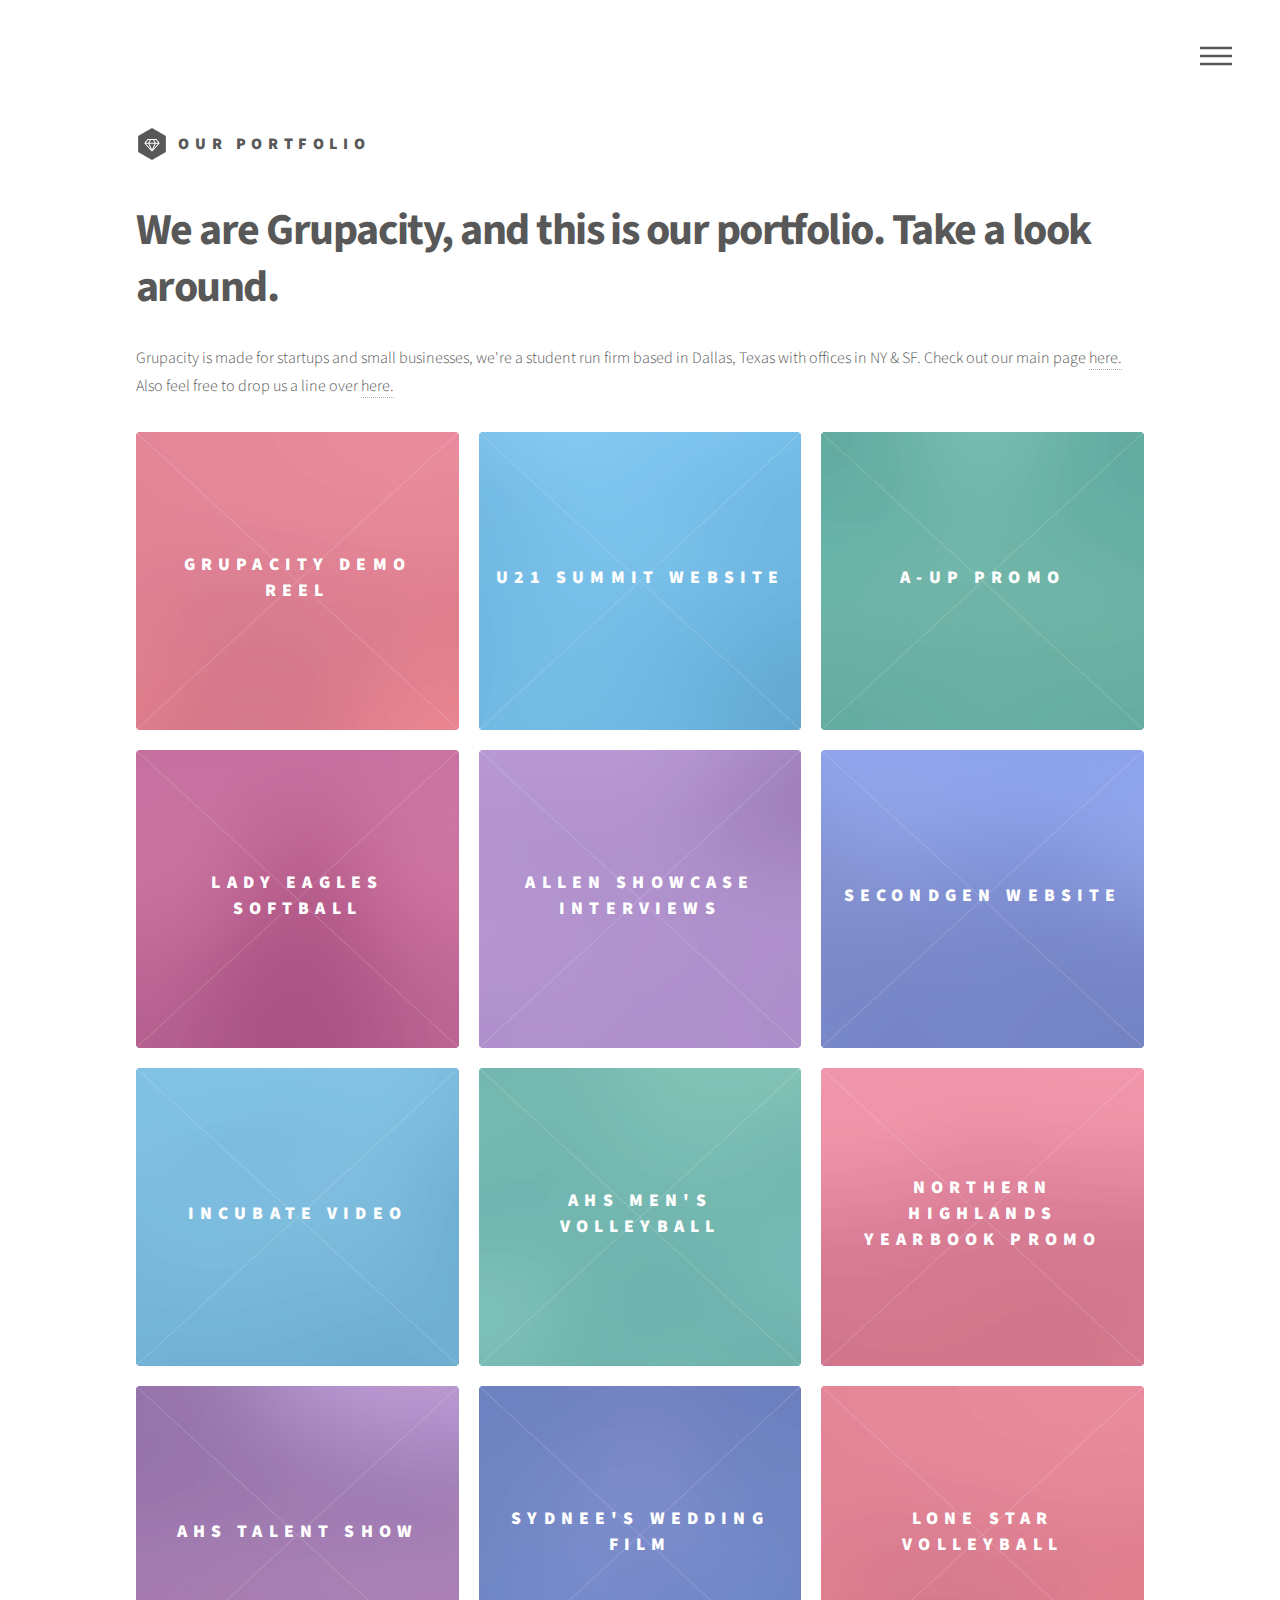
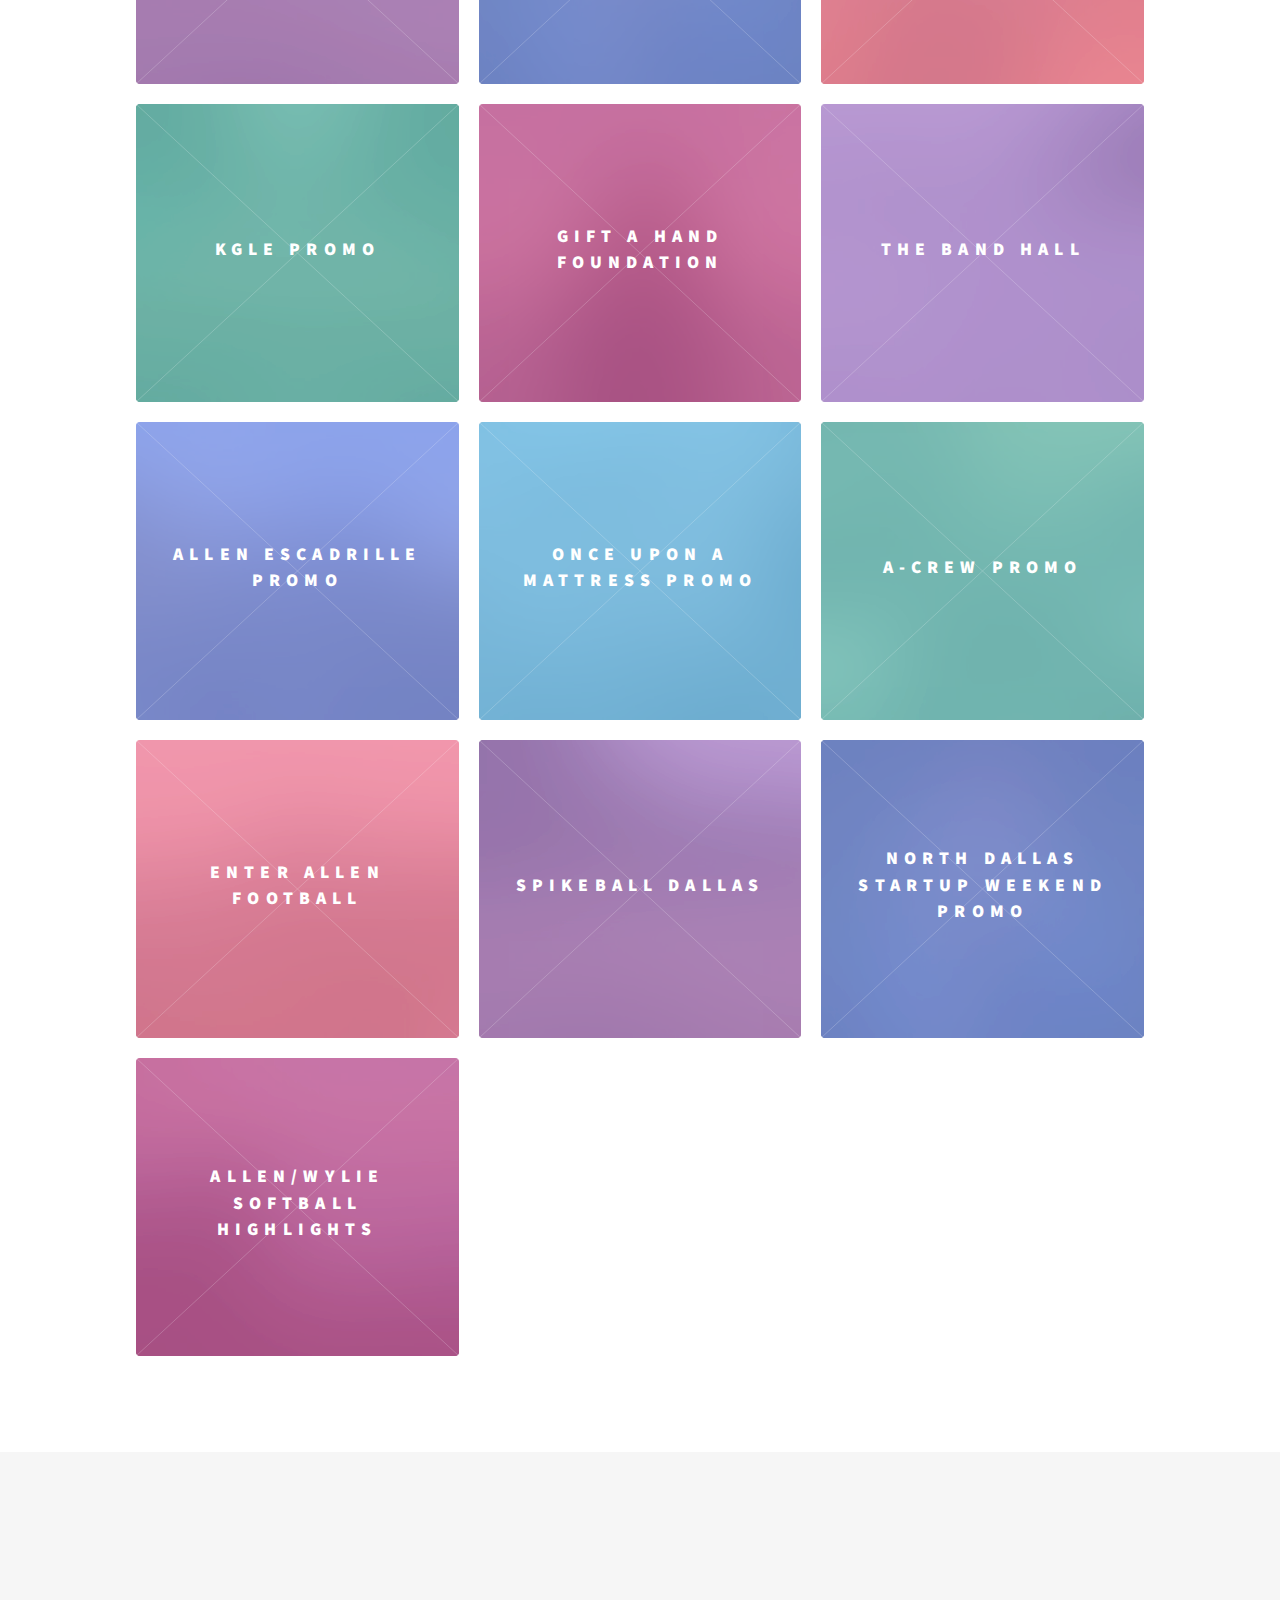
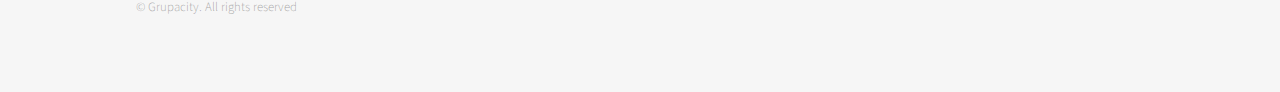
<file: portfolio/portfolio.html>
<!DOCTYPE HTML>
<!--
	Phantom by HTML5 UP
	html5up.net | @ajlkn
	Free for personal and commercial use under the CCA 3.0 license (html5up.net/license)
-->
<html>
	<head>
		<title>Gruapcity Portfolio</title>
		<meta charset="utf-8" />
		<meta name="viewport" content="width=device-width, initial-scale=1" />
		<!--[if lte IE 8]><script src="assets/js/ie/html5shiv.js"></script><![endif]-->
		<link rel="stylesheet" href="assets/css/main.css" />
		<!--[if lte IE 9]><link rel="stylesheet" href="assets/css/ie9.css" /><![endif]-->
		<!--[if lte IE 8]><link rel="stylesheet" href="assets/css/ie8.css" /><![endif]-->
	</head>
	<body>
		<!-- Wrapper -->
			<div id="wrapper">

				<!-- Header -->
					<header id="header">
						<div class="inner">

							<!-- Logo -->
								<a href="../index.html" class="logo">
									<span class="symbol"><img src="images/logo.svg" alt="" /></span><span class="title">Our  Portfolio</span>
								</a>

							<!-- Nav -->
								<nav>
									<ul>
										<li><a href="#menu">Menu</a></li>
									</ul>
								</nav>

						</div>
					</header>

				<!-- Menu -->
					<nav id="menu">
						<h2>Menu</h2>
						<ul>
							<li><a href="../index.html">Home</a></li>
							<li><a href="portfolio.html">Portfolio</a></li>
						
						</ul>
					</nav>

				<!-- Main -->
					<div id="main">
						<div class="inner">
							<header>
								<h1>We are Grupacity, and this is our portfolio. Take a look around.</h1>
								<p>Grupacity is made for startups and small businesses, we're a student run firm based in Dallas, Texas with offices in NY & SF. Check out our main page <a href="https://www.grupacity.com">here.</a>   Also feel free to drop us a line over <a href="mailto:contact@grupacity.com">here.</a></p>
							</header>
							<section class="tiles">
								<article class="style1">
									<span class="image">
										<img src="images/pic01.jpg" alt="" />
									</span>
									<a href="https://www.youtube.com/watch?v=4xqqZ8KJ_CU" target="_blank">
										<h2>Grupacity Demo Reel</h2>
										<div class="content">
											<p>Over the last few years this video showcases work from many of our team members.</p>
										</div>
									</a>
								</article>
								<article class="style2">
									<span class="image">
										<img src="images/pic02.jpg" alt="" />
									</span>
									<a href="http://u21summit.com/" target="_blank">
										<h2>U21 Summit Website</h2>
										<div class="content">
											<p>An annual summit in SF & NYC inspiring under 21 year olds.</p>
										</div>
									</a>
								</article>
								<article class="style3">
									<span class="image">
										<img src="images/pic03.jpg" alt="" />
									</span>
									<a href="https://youtu.be/4xRhBvSmwAA" target="_blank">
										<h2>A-UP Promo</h2>
										<div class="content">
											<p>Showcasing Allen ISD's spirit, the community cheers on! A-UP! </p>
										</div>
									</a>
								</article>
								<article class="style4">
									<span class="image">
										<img src="images/pic04.jpg" alt="" />
									</span>
									<a href="https://www.youtube.com/watch?v=xyLVU7slFgA" target="_blank">
										<h2>Lady Eagles Softball</h2>
										<div class="content">
											<p>Allen's preimere softball teams promo for the 2016-2017 year.</p>
										</div>
									</a>
								</article>
								<article class="style5">
									<span class="image">
										<img src="images/pic05.jpg" alt="" />
									</span>
									<a href="https://youtu.be/RhmuDhNw7aY" target="_blank">
										<h2>Allen Showcase Interviews</h2>
										<div class="content">
											<p>Showcasing 2017 started with an interesting twist, here it is.</p>
										</div>
									</a>
								</article>
								<article class="style6">
									<span class="image">
										<img src="images/pic06.jpg" alt="" />
									</span>
									<a href="secondgen.org" target="_blank">
										<h2>SecondGen Website</h2>
										<div class="content">
											<p>Re-designed from the ground up, we enabled thousands of students to access new resources.</p>
										</div>
									</a>
								</article>
								<article class="style2">
									<span class="image">
										<img src="images/pic07.jpg" alt="" />
									</span>
									<a href="https://www.youtube.com/watch?v=a8Dh679Lqbo" target="_blank">
										<h2>Incubate Video</h2>
										<div class="content">
											<p>19 cities united with one video for the 2016 series of IncubateX.</p>
										</div>
									</a>
								</article>
								<article class="style3">
									<span class="image">
										<img src="images/pic08.jpg" alt="" />
									</span>
									<a href="https://www.youtube.com/watch?v=3nr-S8w77Vw" target="_blank">
										<h2>AHS Men's Volleyball</h2>
										<div class="content">
											<p>The State Champions of Texas Men's Volleball are given something to show for themselves. </p>
										</div>
									</a>
								</article>
								<article class="style1">
									<span class="image">
										<img src="images/pic09.jpg" alt="" />
									</span>
									<a href="https://www.youtube.com/watch?v=y_FwkpbeYg0" target="_blank">
										<h2>Northern Highlands Yearbook Promo</h2>
										<div class="content">
											<p>This Apple Paradoy ignited sales for the New Jersey based school.</p>
										</div>
									</a>
								</article>
								<article class="style5">
									<span class="image">
										<img src="images/pic10.jpg" alt="" />
									</span>
									<a href="https://www.youtube.com/watch?v=iIam06yDclY" target="_blank">
										<h2>AHS Talent Show</h2>
										<div class="content">
											<p>One unforgettable night, recorded forever.</p>
										</div>
									</a>
								</article>
								<article class="style6">
									<span class="image">
										<img src="images/pic11.jpg" alt="" />
									</span>
									<a href="https://youtu.be/Mi8khfsc5K8" target="_blank">
										<h2>Sydnee's Wedding Film</h2>
										<div class="content">
											<p>There was only one chance to capture a moment, and we did right here.</p>
										</div>
									</a>
								</article>
								<article class="style1">
									<span class="image">
										<img src="images/pic01.jpg" alt="" />
									</span>
									<a href="https://www.youtube.com/watch?v=tmbgoKQxhiM" target="_blank">
										<h2>Lone Star Volleyball</h2>
										<div class="content">
											<p>Texas Volleyball. One event, thousands of memories.</p>
										</div>
									</a>
								</article>
								<article class="style3">
									<span class="image">
										<img src="images/pic03.jpg" alt="" />
									</span>
									<a href="https://www.youtube.com/watch?v=QlzQcqlL8BU" target="_blank">
										<h2>KGLE Promo</h2>
										<div class="content">
											<p>KGLE News all in 30 seconds.</p>
										</div>
									</a>
								</article>
								<article class="style4">
									<span class="image">
										<img src="images/pic04.jpg" alt="" />
									</span>
									<a href="http://www.giftinghands.org/" target="_blank">
										<h2>Gift A Hand Foundation</h2>
										<div class="content">
											<p>Prosthetics for everyone and a website to help.</p>
										</div>
									</a>
								</article>
								<article class="style5">
									<span class="image">
										<img src="images/pic05.jpg" alt="" />
									</span>
									<a href="https://youtu.be/4PBaAr7b24w" target="_blank">
										<h2>The Band Hall</h2>
										<div class="content">
											<p>A comedic paradoy of the office for the 2017 band banquet.</p>
										</div>
									</a>
								</article>
								<article class="style6">
									<span class="image">
										<img src="images/pic06.jpg" alt="" />
									</span>
									<a href="https://www.youtube.com/watch?v=fTU0TUzxNQQ" target="_blank">
										<h2>Allen Escadrille Promo</h2>
										<div class="content">
											<p>AHS has the largest band in the world and has a video to match.</p>
										</div>
									</a>
								</article>
								<article class="style2">
									<span class="image">
										<img src="images/pic07.jpg" alt="" />
									</span>
									<a href="https://youtu.be/BAcEhYG_NYI" target="_blank">
										<h2>Once Upon A Mattress Promo</h2>
										<div class="content">
											<p>The Performing Arts Center's Annual student play all in preparation for an amazing opening night.</p>
										</div>
									</a>
								</article>
								<article class="style3">
									<span class="image">
										<img src="images/pic08.jpg" alt="" />
									</span>
									<a href="https://www.youtube.com/watch?v=p0j6Kd6oFtQ" target="_blank">
										<h2>A-Crew Promo</h2>
										<div class="content">
											<p>Spirt is ignited from A-Crew and we wanted to show our appreciation.</p>
										</div>
									</a>
								</article>
								<article class="style1">
									<span class="image">
										<img src="images/pic09.jpg" alt="" />
									</span>
									<a href="https://www.youtube.com/watch?v=H_RQnudm8Is" target="_blank">
										<h2>Enter Allen Football</h2>
										<div class="content">
											<p>The top team in the country, so we thought they needed an equaly badass video.</p>
										</div>
									</a>
								</article>
								<article class="style5">
									<span class="image">
										<img src="images/pic10.jpg" alt="" />
									</span>
									<a href="https://www.youtube.com/watch?v=zXV6H6f8zT0" target="_blank">
										<h2>Spikeball Dallas</h2>
										<div class="content">
											<p>From Canada, brought to Texas. Showcasing a new sport and how you can get involved.</p>
										</div>
									</a>
								</article>
								<article class="style6">
									<span class="image">
										<img src="images/pic11.jpg" alt="" />
									</span>
									<a href="ghttps://www.youtube.com/watch?v=9yqRsPOjmBQ" target="_blank">
										<h2>North Dallas Startup Weekend Promo</h2>
										<div class="content">
											<p>The 2015 event ignited to launch numerous companies and develop lasting relationships.</p>
										</div>
									</a>
								</article>
								<article class="style4">
									<span class="image">
										<img src="images/pic12.jpg" alt="" />
									</span>
									<a href="https://www.youtube.com/watch?v=czdh99LGXWo" target="_blank">
										<h2>Allen/Wylie Softball Highlights</h2>
										<div class="content">
											<p>Just a recap of an incredible game.</p>
										</div>
									</a>
								</article>
							</section>
						</div>
					</div>

				<!-- Footer -->
					<footer id="footer">
						<div class="inner">
					
							
							<ul class="copyright">
								<li>&copy; Grupacity. All rights reserved</li>
							</ul>
						</div>
					</footer>

			</div>

		<!-- Scripts -->
			<script src="assets/js/jquery.min.js"></script>
			<script src="assets/js/skel.min.js"></script>
			<script src="assets/js/util.js"></script>
			<!--[if lte IE 8]><script src="assets/js/ie/respond.min.js"></script><![endif]-->
			<script src="assets/js/main.js"></script>

	</body>
</html>
</file>
<file: portfolio/assets/css/ie9.css>
/*
	Phantom by HTML5 UP
	html5up.net | @ajlkn
	Free for personal and commercial use under the CCA 3.0 license (html5up.net/license)
*/

/* Tiles */

	.tiles:after {
		content: '';
		display: block;
		clear: both;
	}

	.tiles article {
		float: left;
	}

		.tiles article > a {
			padding-top: 50%;
			margin-top: -1.75em;
		}

		body:not(.is-touch) .tiles article:hover > .image {
			-moz-transform: none;
			-webkit-transform: none;
			-ms-transform: none;
			transform: none;
		}

/* Footer */

	#footer > .inner section {
		float: left;
	}

	#footer > .inner .copyright {
		clear: both;
		padding-top: 4em;
	}
</file>
<file: portfolio/assets/css/ie8.css>
/*
	Phantom by HTML5 UP
	html5up.net | @ajlkn
	Free for personal and commercial use under the CCA 3.0 license (html5up.net/license)
*/

/* Form */

	form .field {
		float: none !important;
		width: 100% !important;
		padding-left: 0 !important;
	}

/* Button */

	input[type="submit"],
	input[type="reset"],
	input[type="button"],
	button,
	.button {
		border: solid 2px #585858 !important;
	}

		input[type="submit"]:hover,
		input[type="reset"]:hover,
		input[type="button"]:hover,
		button:hover,
		.button:hover {
			border-color: #f2849e !important;
		}

		input[type="submit"].special,
		input[type="reset"].special,
		input[type="button"].special,
		button.special,
		.button.special {
			border: none !important;
		}

/* Tiles */

	.tiles article > .image:before, .tiles article > .image:after {
		display: none;
	}

/* Header */

	#header .logo .symbol {
		display: none;
	}

	#header nav ul li a[href="#menu"] {
		text-indent: 0;
		width: auto;
		font-size: 0.8em;
	}

		#header nav ul li a[href="#menu"]:before, #header nav ul li a[href="#menu"]:after {
			display: none;
		}

/* Footer */

	#footer > .inner section {
		width: 50%;
		margin-left: 3em;
	}

		#footer > .inner section:first-child {
			margin-left: 0;
			width: 40%;
		}
</file>
<file: portfolio/assets/css/main.css>
@import url(font-awesome.min.css);
@import url("https://fonts.googleapis.com/css?family=Source+Sans+Pro:300,700,900");

/*
	Phantom by HTML5 UP
	html5up.net | @ajlkn
	Free for personal and commercial use under the CCA 3.0 license (html5up.net/license)
*/

/* Reset */

	html, body, div, span, applet, object, iframe, h1, h2, h3, h4, h5, h6, p, blockquote, pre, a, abbr, acronym, address, big, cite, code, del, dfn, em, img, ins, kbd, q, s, samp, small, strike, strong, sub, sup, tt, var, b, u, i, center, dl, dt, dd, ol, ul, li, fieldset, form, label, legend, table, caption, tbody, tfoot, thead, tr, th, td, article, aside, canvas, details, embed, figure, figcaption, footer, header, hgroup, menu, nav, output, ruby, section, summary, time, mark, audio, video {
		margin: 0;
		padding: 0;
		border: 0;
		font-size: 100%;
		font: inherit;
		vertical-align: baseline;
	}

	article, aside, details, figcaption, figure, footer, header, hgroup, menu, nav, section {
		display: block;
	}

	body {
		line-height: 1;
	}

	ol, ul {
		list-style: none;
	}

	blockquote, q {
		quotes: none;
	}

	blockquote:before, blockquote:after, q:before, q:after {
		content: '';
		content: none;
	}

	table {
		border-collapse: collapse;
		border-spacing: 0;
	}

	body {
		-webkit-text-size-adjust: none;
	}

/* Box Model */

	*, *:before, *:after {
		-moz-box-sizing: border-box;
		-webkit-box-sizing: border-box;
		box-sizing: border-box;
	}

/* Grid */

	.row {
		border-bottom: solid 1px transparent;
		-moz-box-sizing: border-box;
		-webkit-box-sizing: border-box;
		box-sizing: border-box;
	}

	.row > * {
		float: left;
		-moz-box-sizing: border-box;
		-webkit-box-sizing: border-box;
		box-sizing: border-box;
	}

	.row:after, .row:before {
		content: '';
		display: block;
		clear: both;
		height: 0;
	}

	.row.uniform > * > :first-child {
		margin-top: 0;
	}

	.row.uniform > * > :last-child {
		margin-bottom: 0;
	}

	.row.\30 \25 > * {
		padding: 0 0 0 0em;
	}

	.row.\30 \25 {
		margin: 0 0 -1px 0em;
	}

	.row.uniform.\30 \25 > * {
		padding: 0em 0 0 0em;
	}

	.row.uniform.\30 \25 {
		margin: 0em 0 -1px 0em;
	}

	.row > * {
		padding: 0 0 0 2em;
	}

	.row {
		margin: 0 0 -1px -2em;
	}

	.row.uniform > * {
		padding: 2em 0 0 2em;
	}

	.row.uniform {
		margin: -2em 0 -1px -2em;
	}

	.row.\32 00\25 > * {
		padding: 0 0 0 4em;
	}

	.row.\32 00\25 {
		margin: 0 0 -1px -4em;
	}

	.row.uniform.\32 00\25 > * {
		padding: 4em 0 0 4em;
	}

	.row.uniform.\32 00\25 {
		margin: -4em 0 -1px -4em;
	}

	.row.\31 50\25 > * {
		padding: 0 0 0 3em;
	}

	.row.\31 50\25 {
		margin: 0 0 -1px -3em;
	}

	.row.uniform.\31 50\25 > * {
		padding: 3em 0 0 3em;
	}

	.row.uniform.\31 50\25 {
		margin: -3em 0 -1px -3em;
	}

	.row.\35 0\25 > * {
		padding: 0 0 0 1em;
	}

	.row.\35 0\25 {
		margin: 0 0 -1px -1em;
	}

	.row.uniform.\35 0\25 > * {
		padding: 1em 0 0 1em;
	}

	.row.uniform.\35 0\25 {
		margin: -1em 0 -1px -1em;
	}

	.row.\32 5\25 > * {
		padding: 0 0 0 0.5em;
	}

	.row.\32 5\25 {
		margin: 0 0 -1px -0.5em;
	}

	.row.uniform.\32 5\25 > * {
		padding: 0.5em 0 0 0.5em;
	}

	.row.uniform.\32 5\25 {
		margin: -0.5em 0 -1px -0.5em;
	}

	.\31 2u, .\31 2u\24 {
		width: 100%;
		clear: none;
		margin-left: 0;
	}

	.\31 1u, .\31 1u\24 {
		width: 91.6666666667%;
		clear: none;
		margin-left: 0;
	}

	.\31 0u, .\31 0u\24 {
		width: 83.3333333333%;
		clear: none;
		margin-left: 0;
	}

	.\39 u, .\39 u\24 {
		width: 75%;
		clear: none;
		margin-left: 0;
	}

	.\38 u, .\38 u\24 {
		width: 66.6666666667%;
		clear: none;
		margin-left: 0;
	}

	.\37 u, .\37 u\24 {
		width: 58.3333333333%;
		clear: none;
		margin-left: 0;
	}

	.\36 u, .\36 u\24 {
		width: 50%;
		clear: none;
		margin-left: 0;
	}

	.\35 u, .\35 u\24 {
		width: 41.6666666667%;
		clear: none;
		margin-left: 0;
	}

	.\34 u, .\34 u\24 {
		width: 33.3333333333%;
		clear: none;
		margin-left: 0;
	}

	.\33 u, .\33 u\24 {
		width: 25%;
		clear: none;
		margin-left: 0;
	}

	.\32 u, .\32 u\24 {
		width: 16.6666666667%;
		clear: none;
		margin-left: 0;
	}

	.\31 u, .\31 u\24 {
		width: 8.3333333333%;
		clear: none;
		margin-left: 0;
	}

	.\31 2u\24 + *,
	.\31 1u\24 + *,
	.\31 0u\24 + *,
	.\39 u\24 + *,
	.\38 u\24 + *,
	.\37 u\24 + *,
	.\36 u\24 + *,
	.\35 u\24 + *,
	.\34 u\24 + *,
	.\33 u\24 + *,
	.\32 u\24 + *,
	.\31 u\24 + * {
		clear: left;
	}

	.\-11u {
		margin-left: 91.66667%;
	}

	.\-10u {
		margin-left: 83.33333%;
	}

	.\-9u {
		margin-left: 75%;
	}

	.\-8u {
		margin-left: 66.66667%;
	}

	.\-7u {
		margin-left: 58.33333%;
	}

	.\-6u {
		margin-left: 50%;
	}

	.\-5u {
		margin-left: 41.66667%;
	}

	.\-4u {
		margin-left: 33.33333%;
	}

	.\-3u {
		margin-left: 25%;
	}

	.\-2u {
		margin-left: 16.66667%;
	}

	.\-1u {
		margin-left: 8.33333%;
	}

	@media screen and (max-width: 1680px) {

		.row > * {
			padding: 0 0 0 2em;
		}

		.row {
			margin: 0 0 -1px -2em;
		}

		.row.uniform > * {
			padding: 2em 0 0 2em;
		}

		.row.uniform {
			margin: -2em 0 -1px -2em;
		}

		.row.\32 00\25 > * {
			padding: 0 0 0 4em;
		}

		.row.\32 00\25 {
			margin: 0 0 -1px -4em;
		}

		.row.uniform.\32 00\25 > * {
			padding: 4em 0 0 4em;
		}

		.row.uniform.\32 00\25 {
			margin: -4em 0 -1px -4em;
		}

		.row.\31 50\25 > * {
			padding: 0 0 0 3em;
		}

		.row.\31 50\25 {
			margin: 0 0 -1px -3em;
		}

		.row.uniform.\31 50\25 > * {
			padding: 3em 0 0 3em;
		}

		.row.uniform.\31 50\25 {
			margin: -3em 0 -1px -3em;
		}

		.row.\35 0\25 > * {
			padding: 0 0 0 1em;
		}

		.row.\35 0\25 {
			margin: 0 0 -1px -1em;
		}

		.row.uniform.\35 0\25 > * {
			padding: 1em 0 0 1em;
		}

		.row.uniform.\35 0\25 {
			margin: -1em 0 -1px -1em;
		}

		.row.\32 5\25 > * {
			padding: 0 0 0 0.5em;
		}

		.row.\32 5\25 {
			margin: 0 0 -1px -0.5em;
		}

		.row.uniform.\32 5\25 > * {
			padding: 0.5em 0 0 0.5em;
		}

		.row.uniform.\32 5\25 {
			margin: -0.5em 0 -1px -0.5em;
		}

		.\31 2u\28xlarge\29, .\31 2u\24\28xlarge\29 {
			width: 100%;
			clear: none;
			margin-left: 0;
		}

		.\31 1u\28xlarge\29, .\31 1u\24\28xlarge\29 {
			width: 91.6666666667%;
			clear: none;
			margin-left: 0;
		}

		.\31 0u\28xlarge\29, .\31 0u\24\28xlarge\29 {
			width: 83.3333333333%;
			clear: none;
			margin-left: 0;
		}

		.\39 u\28xlarge\29, .\39 u\24\28xlarge\29 {
			width: 75%;
			clear: none;
			margin-left: 0;
		}

		.\38 u\28xlarge\29, .\38 u\24\28xlarge\29 {
			width: 66.6666666667%;
			clear: none;
			margin-left: 0;
		}

		.\37 u\28xlarge\29, .\37 u\24\28xlarge\29 {
			width: 58.3333333333%;
			clear: none;
			margin-left: 0;
		}

		.\36 u\28xlarge\29, .\36 u\24\28xlarge\29 {
			width: 50%;
			clear: none;
			margin-left: 0;
		}

		.\35 u\28xlarge\29, .\35 u\24\28xlarge\29 {
			width: 41.6666666667%;
			clear: none;
			margin-left: 0;
		}

		.\34 u\28xlarge\29, .\34 u\24\28xlarge\29 {
			width: 33.3333333333%;
			clear: none;
			margin-left: 0;
		}

		.\33 u\28xlarge\29, .\33 u\24\28xlarge\29 {
			width: 25%;
			clear: none;
			margin-left: 0;
		}

		.\32 u\28xlarge\29, .\32 u\24\28xlarge\29 {
			width: 16.6666666667%;
			clear: none;
			margin-left: 0;
		}

		.\31 u\28xlarge\29, .\31 u\24\28xlarge\29 {
			width: 8.3333333333%;
			clear: none;
			margin-left: 0;
		}

		.\31 2u\24\28xlarge\29 + *,
		.\31 1u\24\28xlarge\29 + *,
		.\31 0u\24\28xlarge\29 + *,
		.\39 u\24\28xlarge\29 + *,
		.\38 u\24\28xlarge\29 + *,
		.\37 u\24\28xlarge\29 + *,
		.\36 u\24\28xlarge\29 + *,
		.\35 u\24\28xlarge\29 + *,
		.\34 u\24\28xlarge\29 + *,
		.\33 u\24\28xlarge\29 + *,
		.\32 u\24\28xlarge\29 + *,
		.\31 u\24\28xlarge\29 + * {
			clear: left;
		}

		.\-11u\28xlarge\29 {
			margin-left: 91.66667%;
		}

		.\-10u\28xlarge\29 {
			margin-left: 83.33333%;
		}

		.\-9u\28xlarge\29 {
			margin-left: 75%;
		}

		.\-8u\28xlarge\29 {
			margin-left: 66.66667%;
		}

		.\-7u\28xlarge\29 {
			margin-left: 58.33333%;
		}

		.\-6u\28xlarge\29 {
			margin-left: 50%;
		}

		.\-5u\28xlarge\29 {
			margin-left: 41.66667%;
		}

		.\-4u\28xlarge\29 {
			margin-left: 33.33333%;
		}

		.\-3u\28xlarge\29 {
			margin-left: 25%;
		}

		.\-2u\28xlarge\29 {
			margin-left: 16.66667%;
		}

		.\-1u\28xlarge\29 {
			margin-left: 8.33333%;
		}

	}

	@media screen and (max-width: 1280px) {

		.row > * {
			padding: 0 0 0 2em;
		}

		.row {
			margin: 0 0 -1px -2em;
		}

		.row.uniform > * {
			padding: 2em 0 0 2em;
		}

		.row.uniform {
			margin: -2em 0 -1px -2em;
		}

		.row.\32 00\25 > * {
			padding: 0 0 0 4em;
		}

		.row.\32 00\25 {
			margin: 0 0 -1px -4em;
		}

		.row.uniform.\32 00\25 > * {
			padding: 4em 0 0 4em;
		}

		.row.uniform.\32 00\25 {
			margin: -4em 0 -1px -4em;
		}

		.row.\31 50\25 > * {
			padding: 0 0 0 3em;
		}

		.row.\31 50\25 {
			margin: 0 0 -1px -3em;
		}

		.row.uniform.\31 50\25 > * {
			padding: 3em 0 0 3em;
		}

		.row.uniform.\31 50\25 {
			margin: -3em 0 -1px -3em;
		}

		.row.\35 0\25 > * {
			padding: 0 0 0 1em;
		}

		.row.\35 0\25 {
			margin: 0 0 -1px -1em;
		}

		.row.uniform.\35 0\25 > * {
			padding: 1em 0 0 1em;
		}

		.row.uniform.\35 0\25 {
			margin: -1em 0 -1px -1em;
		}

		.row.\32 5\25 > * {
			padding: 0 0 0 0.5em;
		}

		.row.\32 5\25 {
			margin: 0 0 -1px -0.5em;
		}

		.row.uniform.\32 5\25 > * {
			padding: 0.5em 0 0 0.5em;
		}

		.row.uniform.\32 5\25 {
			margin: -0.5em 0 -1px -0.5em;
		}

		.\31 2u\28large\29, .\31 2u\24\28large\29 {
			width: 100%;
			clear: none;
			margin-left: 0;
		}

		.\31 1u\28large\29, .\31 1u\24\28large\29 {
			width: 91.6666666667%;
			clear: none;
			margin-left: 0;
		}

		.\31 0u\28large\29, .\31 0u\24\28large\29 {
			width: 83.3333333333%;
			clear: none;
			margin-left: 0;
		}

		.\39 u\28large\29, .\39 u\24\28large\29 {
			width: 75%;
			clear: none;
			margin-left: 0;
		}

		.\38 u\28large\29, .\38 u\24\28large\29 {
			width: 66.6666666667%;
			clear: none;
			margin-left: 0;
		}

		.\37 u\28large\29, .\37 u\24\28large\29 {
			width: 58.3333333333%;
			clear: none;
			margin-left: 0;
		}

		.\36 u\28large\29, .\36 u\24\28large\29 {
			width: 50%;
			clear: none;
			margin-left: 0;
		}

		.\35 u\28large\29, .\35 u\24\28large\29 {
			width: 41.6666666667%;
			clear: none;
			margin-left: 0;
		}

		.\34 u\28large\29, .\34 u\24\28large\29 {
			width: 33.3333333333%;
			clear: none;
			margin-left: 0;
		}

		.\33 u\28large\29, .\33 u\24\28large\29 {
			width: 25%;
			clear: none;
			margin-left: 0;
		}

		.\32 u\28large\29, .\32 u\24\28large\29 {
			width: 16.6666666667%;
			clear: none;
			margin-left: 0;
		}

		.\31 u\28large\29, .\31 u\24\28large\29 {
			width: 8.3333333333%;
			clear: none;
			margin-left: 0;
		}

		.\31 2u\24\28large\29 + *,
		.\31 1u\24\28large\29 + *,
		.\31 0u\24\28large\29 + *,
		.\39 u\24\28large\29 + *,
		.\38 u\24\28large\29 + *,
		.\37 u\24\28large\29 + *,
		.\36 u\24\28large\29 + *,
		.\35 u\24\28large\29 + *,
		.\34 u\24\28large\29 + *,
		.\33 u\24\28large\29 + *,
		.\32 u\24\28large\29 + *,
		.\31 u\24\28large\29 + * {
			clear: left;
		}

		.\-11u\28large\29 {
			margin-left: 91.66667%;
		}

		.\-10u\28large\29 {
			margin-left: 83.33333%;
		}

		.\-9u\28large\29 {
			margin-left: 75%;
		}

		.\-8u\28large\29 {
			margin-left: 66.66667%;
		}

		.\-7u\28large\29 {
			margin-left: 58.33333%;
		}

		.\-6u\28large\29 {
			margin-left: 50%;
		}

		.\-5u\28large\29 {
			margin-left: 41.66667%;
		}

		.\-4u\28large\29 {
			margin-left: 33.33333%;
		}

		.\-3u\28large\29 {
			margin-left: 25%;
		}

		.\-2u\28large\29 {
			margin-left: 16.66667%;
		}

		.\-1u\28large\29 {
			margin-left: 8.33333%;
		}

	}

	@media screen and (max-width: 980px) {

		.row > * {
			padding: 0 0 0 1.5em;
		}

		.row {
			margin: 0 0 -1px -1.5em;
		}

		.row.uniform > * {
			padding: 1.5em 0 0 1.5em;
		}

		.row.uniform {
			margin: -1.5em 0 -1px -1.5em;
		}

		.row.\32 00\25 > * {
			padding: 0 0 0 3em;
		}

		.row.\32 00\25 {
			margin: 0 0 -1px -3em;
		}

		.row.uniform.\32 00\25 > * {
			padding: 3em 0 0 3em;
		}

		.row.uniform.\32 00\25 {
			margin: -3em 0 -1px -3em;
		}

		.row.\31 50\25 > * {
			padding: 0 0 0 2.25em;
		}

		.row.\31 50\25 {
			margin: 0 0 -1px -2.25em;
		}

		.row.uniform.\31 50\25 > * {
			padding: 2.25em 0 0 2.25em;
		}

		.row.uniform.\31 50\25 {
			margin: -2.25em 0 -1px -2.25em;
		}

		.row.\35 0\25 > * {
			padding: 0 0 0 0.75em;
		}

		.row.\35 0\25 {
			margin: 0 0 -1px -0.75em;
		}

		.row.uniform.\35 0\25 > * {
			padding: 0.75em 0 0 0.75em;
		}

		.row.uniform.\35 0\25 {
			margin: -0.75em 0 -1px -0.75em;
		}

		.row.\32 5\25 > * {
			padding: 0 0 0 0.375em;
		}

		.row.\32 5\25 {
			margin: 0 0 -1px -0.375em;
		}

		.row.uniform.\32 5\25 > * {
			padding: 0.375em 0 0 0.375em;
		}

		.row.uniform.\32 5\25 {
			margin: -0.375em 0 -1px -0.375em;
		}

		.\31 2u\28medium\29, .\31 2u\24\28medium\29 {
			width: 100%;
			clear: none;
			margin-left: 0;
		}

		.\31 1u\28medium\29, .\31 1u\24\28medium\29 {
			width: 91.6666666667%;
			clear: none;
			margin-left: 0;
		}

		.\31 0u\28medium\29, .\31 0u\24\28medium\29 {
			width: 83.3333333333%;
			clear: none;
			margin-left: 0;
		}

		.\39 u\28medium\29, .\39 u\24\28medium\29 {
			width: 75%;
			clear: none;
			margin-left: 0;
		}

		.\38 u\28medium\29, .\38 u\24\28medium\29 {
			width: 66.6666666667%;
			clear: none;
			margin-left: 0;
		}

		.\37 u\28medium\29, .\37 u\24\28medium\29 {
			width: 58.3333333333%;
			clear: none;
			margin-left: 0;
		}

		.\36 u\28medium\29, .\36 u\24\28medium\29 {
			width: 50%;
			clear: none;
			margin-left: 0;
		}

		.\35 u\28medium\29, .\35 u\24\28medium\29 {
			width: 41.6666666667%;
			clear: none;
			margin-left: 0;
		}

		.\34 u\28medium\29, .\34 u\24\28medium\29 {
			width: 33.3333333333%;
			clear: none;
			margin-left: 0;
		}

		.\33 u\28medium\29, .\33 u\24\28medium\29 {
			width: 25%;
			clear: none;
			margin-left: 0;
		}

		.\32 u\28medium\29, .\32 u\24\28medium\29 {
			width: 16.6666666667%;
			clear: none;
			margin-left: 0;
		}

		.\31 u\28medium\29, .\31 u\24\28medium\29 {
			width: 8.3333333333%;
			clear: none;
			margin-left: 0;
		}

		.\31 2u\24\28medium\29 + *,
		.\31 1u\24\28medium\29 + *,
		.\31 0u\24\28medium\29 + *,
		.\39 u\24\28medium\29 + *,
		.\38 u\24\28medium\29 + *,
		.\37 u\24\28medium\29 + *,
		.\36 u\24\28medium\29 + *,
		.\35 u\24\28medium\29 + *,
		.\34 u\24\28medium\29 + *,
		.\33 u\24\28medium\29 + *,
		.\32 u\24\28medium\29 + *,
		.\31 u\24\28medium\29 + * {
			clear: left;
		}

		.\-11u\28medium\29 {
			margin-left: 91.66667%;
		}

		.\-10u\28medium\29 {
			margin-left: 83.33333%;
		}

		.\-9u\28medium\29 {
			margin-left: 75%;
		}

		.\-8u\28medium\29 {
			margin-left: 66.66667%;
		}

		.\-7u\28medium\29 {
			margin-left: 58.33333%;
		}

		.\-6u\28medium\29 {
			margin-left: 50%;
		}

		.\-5u\28medium\29 {
			margin-left: 41.66667%;
		}

		.\-4u\28medium\29 {
			margin-left: 33.33333%;
		}

		.\-3u\28medium\29 {
			margin-left: 25%;
		}

		.\-2u\28medium\29 {
			margin-left: 16.66667%;
		}

		.\-1u\28medium\29 {
			margin-left: 8.33333%;
		}

	}

	@media screen and (max-width: 736px) {

		.row > * {
			padding: 0 0 0 1em;
		}

		.row {
			margin: 0 0 -1px -1em;
		}

		.row.uniform > * {
			padding: 1em 0 0 1em;
		}

		.row.uniform {
			margin: -1em 0 -1px -1em;
		}

		.row.\32 00\25 > * {
			padding: 0 0 0 2em;
		}

		.row.\32 00\25 {
			margin: 0 0 -1px -2em;
		}

		.row.uniform.\32 00\25 > * {
			padding: 2em 0 0 2em;
		}

		.row.uniform.\32 00\25 {
			margin: -2em 0 -1px -2em;
		}

		.row.\31 50\25 > * {
			padding: 0 0 0 1.5em;
		}

		.row.\31 50\25 {
			margin: 0 0 -1px -1.5em;
		}

		.row.uniform.\31 50\25 > * {
			padding: 1.5em 0 0 1.5em;
		}

		.row.uniform.\31 50\25 {
			margin: -1.5em 0 -1px -1.5em;
		}

		.row.\35 0\25 > * {
			padding: 0 0 0 0.5em;
		}

		.row.\35 0\25 {
			margin: 0 0 -1px -0.5em;
		}

		.row.uniform.\35 0\25 > * {
			padding: 0.5em 0 0 0.5em;
		}

		.row.uniform.\35 0\25 {
			margin: -0.5em 0 -1px -0.5em;
		}

		.row.\32 5\25 > * {
			padding: 0 0 0 0.25em;
		}

		.row.\32 5\25 {
			margin: 0 0 -1px -0.25em;
		}

		.row.uniform.\32 5\25 > * {
			padding: 0.25em 0 0 0.25em;
		}

		.row.uniform.\32 5\25 {
			margin: -0.25em 0 -1px -0.25em;
		}

		.\31 2u\28small\29, .\31 2u\24\28small\29 {
			width: 100%;
			clear: none;
			margin-left: 0;
		}

		.\31 1u\28small\29, .\31 1u\24\28small\29 {
			width: 91.6666666667%;
			clear: none;
			margin-left: 0;
		}

		.\31 0u\28small\29, .\31 0u\24\28small\29 {
			width: 83.3333333333%;
			clear: none;
			margin-left: 0;
		}

		.\39 u\28small\29, .\39 u\24\28small\29 {
			width: 75%;
			clear: none;
			margin-left: 0;
		}

		.\38 u\28small\29, .\38 u\24\28small\29 {
			width: 66.6666666667%;
			clear: none;
			margin-left: 0;
		}

		.\37 u\28small\29, .\37 u\24\28small\29 {
			width: 58.3333333333%;
			clear: none;
			margin-left: 0;
		}

		.\36 u\28small\29, .\36 u\24\28small\29 {
			width: 50%;
			clear: none;
			margin-left: 0;
		}

		.\35 u\28small\29, .\35 u\24\28small\29 {
			width: 41.6666666667%;
			clear: none;
			margin-left: 0;
		}

		.\34 u\28small\29, .\34 u\24\28small\29 {
			width: 33.3333333333%;
			clear: none;
			margin-left: 0;
		}

		.\33 u\28small\29, .\33 u\24\28small\29 {
			width: 25%;
			clear: none;
			margin-left: 0;
		}

		.\32 u\28small\29, .\32 u\24\28small\29 {
			width: 16.6666666667%;
			clear: none;
			margin-left: 0;
		}

		.\31 u\28small\29, .\31 u\24\28small\29 {
			width: 8.3333333333%;
			clear: none;
			margin-left: 0;
		}

		.\31 2u\24\28small\29 + *,
		.\31 1u\24\28small\29 + *,
		.\31 0u\24\28small\29 + *,
		.\39 u\24\28small\29 + *,
		.\38 u\24\28small\29 + *,
		.\37 u\24\28small\29 + *,
		.\36 u\24\28small\29 + *,
		.\35 u\24\28small\29 + *,
		.\34 u\24\28small\29 + *,
		.\33 u\24\28small\29 + *,
		.\32 u\24\28small\29 + *,
		.\31 u\24\28small\29 + * {
			clear: left;
		}

		.\-11u\28small\29 {
			margin-left: 91.66667%;
		}

		.\-10u\28small\29 {
			margin-left: 83.33333%;
		}

		.\-9u\28small\29 {
			margin-left: 75%;
		}

		.\-8u\28small\29 {
			margin-left: 66.66667%;
		}

		.\-7u\28small\29 {
			margin-left: 58.33333%;
		}

		.\-6u\28small\29 {
			margin-left: 50%;
		}

		.\-5u\28small\29 {
			margin-left: 41.66667%;
		}

		.\-4u\28small\29 {
			margin-left: 33.33333%;
		}

		.\-3u\28small\29 {
			margin-left: 25%;
		}

		.\-2u\28small\29 {
			margin-left: 16.66667%;
		}

		.\-1u\28small\29 {
			margin-left: 8.33333%;
		}

	}

	@media screen and (max-width: 480px) {

		.row > * {
			padding: 0 0 0 1em;
		}

		.row {
			margin: 0 0 -1px -1em;
		}

		.row.uniform > * {
			padding: 1em 0 0 1em;
		}

		.row.uniform {
			margin: -1em 0 -1px -1em;
		}

		.row.\32 00\25 > * {
			padding: 0 0 0 2em;
		}

		.row.\32 00\25 {
			margin: 0 0 -1px -2em;
		}

		.row.uniform.\32 00\25 > * {
			padding: 2em 0 0 2em;
		}

		.row.uniform.\32 00\25 {
			margin: -2em 0 -1px -2em;
		}

		.row.\31 50\25 > * {
			padding: 0 0 0 1.5em;
		}

		.row.\31 50\25 {
			margin: 0 0 -1px -1.5em;
		}

		.row.uniform.\31 50\25 > * {
			padding: 1.5em 0 0 1.5em;
		}

		.row.uniform.\31 50\25 {
			margin: -1.5em 0 -1px -1.5em;
		}

		.row.\35 0\25 > * {
			padding: 0 0 0 0.5em;
		}

		.row.\35 0\25 {
			margin: 0 0 -1px -0.5em;
		}

		.row.uniform.\35 0\25 > * {
			padding: 0.5em 0 0 0.5em;
		}

		.row.uniform.\35 0\25 {
			margin: -0.5em 0 -1px -0.5em;
		}

		.row.\32 5\25 > * {
			padding: 0 0 0 0.25em;
		}

		.row.\32 5\25 {
			margin: 0 0 -1px -0.25em;
		}

		.row.uniform.\32 5\25 > * {
			padding: 0.25em 0 0 0.25em;
		}

		.row.uniform.\32 5\25 {
			margin: -0.25em 0 -1px -0.25em;
		}

		.\31 2u\28xsmall\29, .\31 2u\24\28xsmall\29 {
			width: 100%;
			clear: none;
			margin-left: 0;
		}

		.\31 1u\28xsmall\29, .\31 1u\24\28xsmall\29 {
			width: 91.6666666667%;
			clear: none;
			margin-left: 0;
		}

		.\31 0u\28xsmall\29, .\31 0u\24\28xsmall\29 {
			width: 83.3333333333%;
			clear: none;
			margin-left: 0;
		}

		.\39 u\28xsmall\29, .\39 u\24\28xsmall\29 {
			width: 75%;
			clear: none;
			margin-left: 0;
		}

		.\38 u\28xsmall\29, .\38 u\24\28xsmall\29 {
			width: 66.6666666667%;
			clear: none;
			margin-left: 0;
		}

		.\37 u\28xsmall\29, .\37 u\24\28xsmall\29 {
			width: 58.3333333333%;
			clear: none;
			margin-left: 0;
		}

		.\36 u\28xsmall\29, .\36 u\24\28xsmall\29 {
			width: 50%;
			clear: none;
			margin-left: 0;
		}

		.\35 u\28xsmall\29, .\35 u\24\28xsmall\29 {
			width: 41.6666666667%;
			clear: none;
			margin-left: 0;
		}

		.\34 u\28xsmall\29, .\34 u\24\28xsmall\29 {
			width: 33.3333333333%;
			clear: none;
			margin-left: 0;
		}

		.\33 u\28xsmall\29, .\33 u\24\28xsmall\29 {
			width: 25%;
			clear: none;
			margin-left: 0;
		}

		.\32 u\28xsmall\29, .\32 u\24\28xsmall\29 {
			width: 16.6666666667%;
			clear: none;
			margin-left: 0;
		}

		.\31 u\28xsmall\29, .\31 u\24\28xsmall\29 {
			width: 8.3333333333%;
			clear: none;
			margin-left: 0;
		}

		.\31 2u\24\28xsmall\29 + *,
		.\31 1u\24\28xsmall\29 + *,
		.\31 0u\24\28xsmall\29 + *,
		.\39 u\24\28xsmall\29 + *,
		.\38 u\24\28xsmall\29 + *,
		.\37 u\24\28xsmall\29 + *,
		.\36 u\24\28xsmall\29 + *,
		.\35 u\24\28xsmall\29 + *,
		.\34 u\24\28xsmall\29 + *,
		.\33 u\24\28xsmall\29 + *,
		.\32 u\24\28xsmall\29 + *,
		.\31 u\24\28xsmall\29 + * {
			clear: left;
		}

		.\-11u\28xsmall\29 {
			margin-left: 91.66667%;
		}

		.\-10u\28xsmall\29 {
			margin-left: 83.33333%;
		}

		.\-9u\28xsmall\29 {
			margin-left: 75%;
		}

		.\-8u\28xsmall\29 {
			margin-left: 66.66667%;
		}

		.\-7u\28xsmall\29 {
			margin-left: 58.33333%;
		}

		.\-6u\28xsmall\29 {
			margin-left: 50%;
		}

		.\-5u\28xsmall\29 {
			margin-left: 41.66667%;
		}

		.\-4u\28xsmall\29 {
			margin-left: 33.33333%;
		}

		.\-3u\28xsmall\29 {
			margin-left: 25%;
		}

		.\-2u\28xsmall\29 {
			margin-left: 16.66667%;
		}

		.\-1u\28xsmall\29 {
			margin-left: 8.33333%;
		}

	}

	@media screen and (max-width: 360px) {

		.row > * {
			padding: 0 0 0 1em;
		}

		.row {
			margin: 0 0 -1px -1em;
		}

		.row.uniform > * {
			padding: 1em 0 0 1em;
		}

		.row.uniform {
			margin: -1em 0 -1px -1em;
		}

		.row.\32 00\25 > * {
			padding: 0 0 0 2em;
		}

		.row.\32 00\25 {
			margin: 0 0 -1px -2em;
		}

		.row.uniform.\32 00\25 > * {
			padding: 2em 0 0 2em;
		}

		.row.uniform.\32 00\25 {
			margin: -2em 0 -1px -2em;
		}

		.row.\31 50\25 > * {
			padding: 0 0 0 1.5em;
		}

		.row.\31 50\25 {
			margin: 0 0 -1px -1.5em;
		}

		.row.uniform.\31 50\25 > * {
			padding: 1.5em 0 0 1.5em;
		}

		.row.uniform.\31 50\25 {
			margin: -1.5em 0 -1px -1.5em;
		}

		.row.\35 0\25 > * {
			padding: 0 0 0 0.5em;
		}

		.row.\35 0\25 {
			margin: 0 0 -1px -0.5em;
		}

		.row.uniform.\35 0\25 > * {
			padding: 0.5em 0 0 0.5em;
		}

		.row.uniform.\35 0\25 {
			margin: -0.5em 0 -1px -0.5em;
		}

		.row.\32 5\25 > * {
			padding: 0 0 0 0.25em;
		}

		.row.\32 5\25 {
			margin: 0 0 -1px -0.25em;
		}

		.row.uniform.\32 5\25 > * {
			padding: 0.25em 0 0 0.25em;
		}

		.row.uniform.\32 5\25 {
			margin: -0.25em 0 -1px -0.25em;
		}

		.\31 2u\28xxsmall\29, .\31 2u\24\28xxsmall\29 {
			width: 100%;
			clear: none;
			margin-left: 0;
		}

		.\31 1u\28xxsmall\29, .\31 1u\24\28xxsmall\29 {
			width: 91.6666666667%;
			clear: none;
			margin-left: 0;
		}

		.\31 0u\28xxsmall\29, .\31 0u\24\28xxsmall\29 {
			width: 83.3333333333%;
			clear: none;
			margin-left: 0;
		}

		.\39 u\28xxsmall\29, .\39 u\24\28xxsmall\29 {
			width: 75%;
			clear: none;
			margin-left: 0;
		}

		.\38 u\28xxsmall\29, .\38 u\24\28xxsmall\29 {
			width: 66.6666666667%;
			clear: none;
			margin-left: 0;
		}

		.\37 u\28xxsmall\29, .\37 u\24\28xxsmall\29 {
			width: 58.3333333333%;
			clear: none;
			margin-left: 0;
		}

		.\36 u\28xxsmall\29, .\36 u\24\28xxsmall\29 {
			width: 50%;
			clear: none;
			margin-left: 0;
		}

		.\35 u\28xxsmall\29, .\35 u\24\28xxsmall\29 {
			width: 41.6666666667%;
			clear: none;
			margin-left: 0;
		}

		.\34 u\28xxsmall\29, .\34 u\24\28xxsmall\29 {
			width: 33.3333333333%;
			clear: none;
			margin-left: 0;
		}

		.\33 u\28xxsmall\29, .\33 u\24\28xxsmall\29 {
			width: 25%;
			clear: none;
			margin-left: 0;
		}

		.\32 u\28xxsmall\29, .\32 u\24\28xxsmall\29 {
			width: 16.6666666667%;
			clear: none;
			margin-left: 0;
		}

		.\31 u\28xxsmall\29, .\31 u\24\28xxsmall\29 {
			width: 8.3333333333%;
			clear: none;
			margin-left: 0;
		}

		.\31 2u\24\28xxsmall\29 + *,
		.\31 1u\24\28xxsmall\29 + *,
		.\31 0u\24\28xxsmall\29 + *,
		.\39 u\24\28xxsmall\29 + *,
		.\38 u\24\28xxsmall\29 + *,
		.\37 u\24\28xxsmall\29 + *,
		.\36 u\24\28xxsmall\29 + *,
		.\35 u\24\28xxsmall\29 + *,
		.\34 u\24\28xxsmall\29 + *,
		.\33 u\24\28xxsmall\29 + *,
		.\32 u\24\28xxsmall\29 + *,
		.\31 u\24\28xxsmall\29 + * {
			clear: left;
		}

		.\-11u\28xxsmall\29 {
			margin-left: 91.66667%;
		}

		.\-10u\28xxsmall\29 {
			margin-left: 83.33333%;
		}

		.\-9u\28xxsmall\29 {
			margin-left: 75%;
		}

		.\-8u\28xxsmall\29 {
			margin-left: 66.66667%;
		}

		.\-7u\28xxsmall\29 {
			margin-left: 58.33333%;
		}

		.\-6u\28xxsmall\29 {
			margin-left: 50%;
		}

		.\-5u\28xxsmall\29 {
			margin-left: 41.66667%;
		}

		.\-4u\28xxsmall\29 {
			margin-left: 33.33333%;
		}

		.\-3u\28xxsmall\29 {
			margin-left: 25%;
		}

		.\-2u\28xxsmall\29 {
			margin-left: 16.66667%;
		}

		.\-1u\28xxsmall\29 {
			margin-left: 8.33333%;
		}

	}

/* Basic */

	@-ms-viewport {
		width: device-width;
	}

	body {
		-ms-overflow-style: scrollbar;
	}

	@media screen and (max-width: 480px) {

		html, body {
			min-width: 320px;
		}

	}

	body {
		background: #ffffff;
	}

		body.is-loading *, body.is-loading *:before, body.is-loading *:after {
			-moz-animation: none !important;
			-webkit-animation: none !important;
			-ms-animation: none !important;
			animation: none !important;
			-moz-transition: none !important;
			-webkit-transition: none !important;
			-ms-transition: none !important;
			transition: none !important;
		}

/* Type */

	body, input, select, textarea {
		color: #585858;
		font-family: "Source Sans Pro", Helvetica, sans-serif;
		font-size: 16pt;
		font-weight: 300;
		line-height: 1.75;
	}

		@media screen and (max-width: 1680px) {

			body, input, select, textarea {
				font-size: 14pt;
			}

		}

		@media screen and (max-width: 1280px) {

			body, input, select, textarea {
				font-size: 12pt;
			}

		}

	a {
		-moz-transition: border-bottom-color 0.2s ease, color 0.2s ease;
		-webkit-transition: border-bottom-color 0.2s ease, color 0.2s ease;
		-ms-transition: border-bottom-color 0.2s ease, color 0.2s ease;
		transition: border-bottom-color 0.2s ease, color 0.2s ease;
		text-decoration: none;
		color: #585858;
		border-bottom: dotted 1px rgba(88, 88, 88, 0.5);
	}

		a:hover {
			border-bottom-color: transparent;
			color: #f2849e !important;
		}

	strong, b {
		font-weight: 900;
	}

	em, i {
		font-style: italic;
	}

	p {
		margin: 0 0 2em 0;
	}

	h1 {
		font-size: 2.75em;
		font-weight: 700;
		line-height: 1.3;
		margin: 0 0 1em 0;
		letter-spacing: -0.035em;
	}

		h1 a {
			color: inherit;
		}

		@media screen and (max-width: 736px) {

			h1 {
				font-size: 2em;
				margin: 0 0 1em 0;
			}

		}

		@media screen and (max-width: 360px) {

			h1 {
				font-size: 1.75em;
			}

		}

	h2, h3, h4, h5, h6 {
		font-weight: 900;
		line-height: 1.5;
		margin: 0 0 2em 0;
		text-transform: uppercase;
		letter-spacing: 0.35em;
	}

		h2 a, h3 a, h4 a, h5 a, h6 a {
			color: inherit;
		}

	h2 {
		font-size: 1.1em;
	}

	h3 {
		font-size: 1em;
	}

	h4 {
		font-size: 0.8em;
	}

	h5 {
		font-size: 0.8em;
	}

	h6 {
		font-size: 0.8em;
	}

	@media screen and (max-width: 980px) {

		h1 br, h2 br, h3 br, h4 br, h5 br, h6 br {
			display: none;
		}

	}

	@media screen and (max-width: 736px) {

		h2 {
			font-size: 1em;
		}

		h3 {
			font-size: 0.8em;
		}

	}

	sub {
		font-size: 0.8em;
		position: relative;
		top: 0.5em;
	}

	sup {
		font-size: 0.8em;
		position: relative;
		top: -0.5em;
	}

	blockquote {
		border-left: solid 4px #c9c9c9;
		font-style: italic;
		margin: 0 0 2em 0;
		padding: 0.5em 0 0.5em 2em;
	}

	code {
		background: rgba(144, 144, 144, 0.075);
		border-radius: 4px;
		border: solid 1px #c9c9c9;
		font-family: "Courier New", monospace;
		font-size: 0.9em;
		margin: 0 0.25em;
		padding: 0.25em 0.65em;
	}

	pre {
		-webkit-overflow-scrolling: touch;
		font-family: "Courier New", monospace;
		font-size: 0.9em;
		margin: 0 0 2em 0;
	}

		pre code {
			display: block;
			line-height: 1.75;
			padding: 1em 1.5em;
			overflow-x: auto;
		}

	hr {
		border: 0;
		border-bottom: solid 1px #c9c9c9;
		margin: 2em 0;
	}

		hr.major {
			margin: 3em 0;
		}

	.align-left {
		text-align: left;
	}

	.align-center {
		text-align: center;
	}

	.align-right {
		text-align: right;
	}

/* Section/Article */

	section.special, article.special {
		text-align: center;
	}

	header p {
		margin-top: -1em;
	}

	@media screen and (max-width: 736px) {

		header p {
			margin-top: 0;
		}

	}

/* Icon */

	.icon {
		text-decoration: none;
		border-bottom: none;
		position: relative;
	}

		.icon:before {
			-moz-osx-font-smoothing: grayscale;
			-webkit-font-smoothing: antialiased;
			font-family: FontAwesome;
			font-style: normal;
			font-weight: normal;
			text-transform: none !important;
		}

		.icon > .label {
			display: none;
		}

		.icon.style2 {
			-moz-transition: background-color 0.2s ease-in-out, color 0.2s ease-in-out, border-color 0.2s ease-in-out;
			-webkit-transition: background-color 0.2s ease-in-out, color 0.2s ease-in-out, border-color 0.2s ease-in-out;
			-ms-transition: background-color 0.2s ease-in-out, color 0.2s ease-in-out, border-color 0.2s ease-in-out;
			transition: background-color 0.2s ease-in-out, color 0.2s ease-in-out, border-color 0.2s ease-in-out;
			background-color: transparent;
			border: solid 1px #c9c9c9;
			border-radius: 4px;
			width: 2.65em;
			height: 2.65em;
			display: inline-block;
			text-align: center;
			line-height: 2.65em;
			color: inherit;
		}

			.icon.style2:before {
				font-size: 1.1em;
			}

			.icon.style2:hover {
				color: #f2849e;
				border-color: #f2849e;
			}

			.icon.style2:active {
				background-color: rgba(242, 132, 158, 0.1);
			}

/* List */

	ol {
		list-style: decimal;
		margin: 0 0 2em 0;
		padding-left: 1.25em;
	}

		ol li {
			padding-left: 0.25em;
		}

	ul {
		list-style: disc;
		margin: 0 0 2em 0;
		padding-left: 1em;
	}

		ul li {
			padding-left: 0.5em;
		}

		ul.alt {
			list-style: none;
			padding-left: 0;
		}

			ul.alt li {
				border-top: solid 1px #c9c9c9;
				padding: 0.5em 0;
			}

				ul.alt li:first-child {
					border-top: 0;
					padding-top: 0;
				}

		ul.icons {
			cursor: default;
			list-style: none;
			padding-left: 0;
			margin: -1em 0 2em -1em;
		}

			ul.icons li {
				display: inline-block;
				padding: 1em 0 0 1em;
			}

		ul.actions {
			cursor: default;
			list-style: none;
			padding-left: 0;
		}

			ul.actions li {
				display: inline-block;
				padding: 0 1em 0 0;
				vertical-align: middle;
			}

				ul.actions li:last-child {
					padding-right: 0;
				}

			ul.actions.small li {
				padding: 0 0.5em 0 0;
			}

			ul.actions.vertical li {
				display: block;
				padding: 1em 0 0 0;
			}

				ul.actions.vertical li:first-child {
					padding-top: 0;
				}

				ul.actions.vertical li > * {
					margin-bottom: 0;
				}

			ul.actions.vertical.small li {
				padding: 0.5em 0 0 0;
			}

				ul.actions.vertical.small li:first-child {
					padding-top: 0;
				}

			ul.actions.fit {
				display: table;
				margin-left: -1em;
				padding: 0;
				table-layout: fixed;
				width: calc(100% + 1em);
			}

				ul.actions.fit li {
					display: table-cell;
					padding: 0 0 0 1em;
				}

					ul.actions.fit li > * {
						margin-bottom: 0;
					}

				ul.actions.fit.small {
					margin-left: -0.5em;
					width: calc(100% + 0.5em);
				}

					ul.actions.fit.small li {
						padding: 0 0 0 0.5em;
					}

			@media screen and (max-width: 480px) {

				ul.actions {
					margin: 0 0 2em 0;
				}

					ul.actions li {
						padding: 1em 0 0 0;
						display: block;
						text-align: center;
						width: 100%;
					}

						ul.actions li:first-child {
							padding-top: 0;
						}

						ul.actions li > * {
							width: 100%;
							margin: 0 !important;
						}

							ul.actions li > *.icon:before {
								margin-left: -2em;
							}

					ul.actions.small li {
						padding: 0.5em 0 0 0;
					}

						ul.actions.small li:first-child {
							padding-top: 0;
						}

			}

	dl {
		margin: 0 0 2em 0;
	}

		dl dt {
			display: block;
			font-weight: 900;
			margin: 0 0 1em 0;
		}

		dl dd {
			margin-left: 2em;
		}

/* Form */

	form {
		margin: -1em 0 2em 0;
	}

		form:after {
			content: '';
			display: block;
			clear: both;
			height: 1px;
		}

		form .field {
			position: relative;
			float: left;
			margin: 0 0 1.3em 0;
			vertical-align: top;
			width: 100%;
		}

		form .half {
			width: calc(50% + 1em) !important;
			padding-left: 2em;
		}

		form .half.first {
			width: calc(50% - 1em) !important;
			padding-left: 0;
		}

		form :last-child {
			margin-bottom: 0;
		}

		form .half:nth-last-child(2) {
			margin-bottom: 0;
		}

		form .actions {
			position: relative;
			clear: both;
			padding-top: 1em;
		}

		@media screen and (max-width: 480px) {

			form .half {
				width: 100% !important;
				padding-left: 0;
			}

			form .half.first {
				width: 100% !important;
				padding-left: 0;
			}

			form .half:nth-last-child(2) {
				margin: 0 0 1.3em 0;
			}

		}

	label {
		display: block;
		font-size: 0.9em;
		font-weight: 900;
		margin: 0 0 1em 0;
	}

	input[type="text"],
	input[type="password"],
	input[type="email"],
	input[type="tel"],
	select,
	textarea {
		-moz-appearance: none;
		-webkit-appearance: none;
		-ms-appearance: none;
		appearance: none;
		background-color: transparent;
		border: none;
		border-radius: 0;
		border-bottom: solid 1px #c9c9c9;
		color: inherit;
		display: block;
		outline: 0;
		padding: 0;
		text-decoration: none;
		width: 100%;
	}

		input[type="text"]:invalid,
		input[type="password"]:invalid,
		input[type="email"]:invalid,
		input[type="tel"]:invalid,
		select:invalid,
		textarea:invalid {
			box-shadow: none;
		}

		input[type="text"]:focus,
		input[type="password"]:focus,
		input[type="email"]:focus,
		input[type="tel"]:focus,
		select:focus,
		textarea:focus {
			border-bottom-color: #f2849e;
			box-shadow: inset 0 -1px 0 0 #f2849e;
		}

	.select-wrapper {
		text-decoration: none;
		display: block;
		position: relative;
	}

		.select-wrapper:before {
			-moz-osx-font-smoothing: grayscale;
			-webkit-font-smoothing: antialiased;
			font-family: FontAwesome;
			font-style: normal;
			font-weight: normal;
			text-transform: none !important;
		}

		.select-wrapper:before {
			color: #c9c9c9;
			content: '\f078';
			display: block;
			height: 3em;
			line-height: 3em;
			pointer-events: none;
			position: absolute;
			right: 0;
			text-align: center;
			top: 0;
			width: 3em;
		}

		.select-wrapper select::-ms-expand {
			display: none;
		}

	input[type="text"],
	input[type="password"],
	input[type="email"],
	select {
		height: 3em;
	}

	textarea {
		padding: 0;
		min-height: 3.75em;
	}

	input[type="checkbox"],
	input[type="radio"] {
		-moz-appearance: none;
		-webkit-appearance: none;
		-ms-appearance: none;
		appearance: none;
		display: block;
		float: left;
		margin-right: -2em;
		opacity: 0;
		width: 1em;
		z-index: -1;
	}

		input[type="checkbox"] + label,
		input[type="radio"] + label {
			text-decoration: none;
			color: #585858;
			cursor: pointer;
			display: inline-block;
			font-size: 1em;
			font-weight: 300;
			padding-left: 2.55em;
			padding-right: 0.75em;
			position: relative;
		}

			input[type="checkbox"] + label:before,
			input[type="radio"] + label:before {
				-moz-osx-font-smoothing: grayscale;
				-webkit-font-smoothing: antialiased;
				font-family: FontAwesome;
				font-style: normal;
				font-weight: normal;
				text-transform: none !important;
			}

			input[type="checkbox"] + label:before,
			input[type="radio"] + label:before {
				border-radius: 4px;
				border: solid 1px #c9c9c9;
				content: '';
				display: inline-block;
				height: 1.8em;
				left: 0;
				line-height: 1.725em;
				position: absolute;
				text-align: center;
				top: 0;
				width: 1.8em;
			}

		input[type="checkbox"]:checked + label:before,
		input[type="radio"]:checked + label:before {
			background: #585858;
			border-color: #585858;
			color: #ffffff;
			content: '\f00c';
		}

		input[type="checkbox"]:focus + label:before,
		input[type="radio"]:focus + label:before {
			border-color: #f2849e;
			box-shadow: 0 0 0 1px #f2849e;
		}

	input[type="checkbox"] + label:before {
		border-radius: 4px;
	}

	input[type="radio"] + label:before {
		border-radius: 100%;
	}

/* Box */

	.box {
		border-radius: 4px;
		border: solid 1px #c9c9c9;
		margin-bottom: 2em;
		padding: 1.5em;
	}

		.box > :last-child,
		.box > :last-child > :last-child,
		.box > :last-child > :last-child > :last-child {
			margin-bottom: 0;
		}

		.box.alt {
			border: 0;
			border-radius: 0;
			padding: 0;
		}

/* Image */

	.image {
		border-radius: 4px;
		border: 0;
		display: inline-block;
		position: relative;
	}

		.image img {
			border-radius: 4px;
			display: block;
		}

		.image.left, .image.right {
			max-width: 40%;
		}

			.image.left img, .image.right img {
				width: 100%;
			}

		.image.left {
			float: left;
			padding: 0 1.5em 1em 0;
			top: 0.25em;
		}

		.image.right {
			float: right;
			padding: 0 0 1em 1.5em;
			top: 0.25em;
		}

		.image.fit {
			display: block;
			margin: 0 0 2em 0;
			width: 100%;
		}

			.image.fit img {
				width: 100%;
			}

		.image.main {
			display: block;
			margin: 0 0 3em 0;
			width: 100%;
		}

			.image.main img {
				width: 100%;
			}

			@media screen and (max-width: 736px) {

				.image.main {
					margin: 0 0 2em 0;
				}

			}

/* Table */

	.table-wrapper {
		-webkit-overflow-scrolling: touch;
		overflow-x: auto;
	}

	table {
		margin: 0 0 2em 0;
		width: 100%;
	}

		table tbody tr {
			border: solid 1px #c9c9c9;
			border-left: 0;
			border-right: 0;
		}

			table tbody tr:nth-child(2n + 1) {
				background-color: rgba(144, 144, 144, 0.075);
			}

		table td {
			padding: 0.75em 0.75em;
		}

		table th {
			font-size: 0.9em;
			font-weight: 900;
			padding: 0 0.75em 0.75em 0.75em;
			text-align: left;
		}

		table thead {
			border-bottom: solid 2px #c9c9c9;
		}

		table tfoot {
			border-top: solid 2px #c9c9c9;
		}

		table.alt {
			border-collapse: separate;
		}

			table.alt tbody tr td {
				border: solid 1px #c9c9c9;
				border-left-width: 0;
				border-top-width: 0;
			}

				table.alt tbody tr td:first-child {
					border-left-width: 1px;
				}

			table.alt tbody tr:first-child td {
				border-top-width: 1px;
			}

			table.alt thead {
				border-bottom: 0;
			}

			table.alt tfoot {
				border-top: 0;
			}

/* Button */

	input[type="submit"],
	input[type="reset"],
	input[type="button"],
	button,
	.button {
		-moz-appearance: none;
		-webkit-appearance: none;
		-ms-appearance: none;
		appearance: none;
		-moz-transition: background-color 0.2s ease-in-out, color 0.2s ease-in-out, box-shadow 0.2s ease-in-out;
		-webkit-transition: background-color 0.2s ease-in-out, color 0.2s ease-in-out, box-shadow 0.2s ease-in-out;
		-ms-transition: background-color 0.2s ease-in-out, color 0.2s ease-in-out, box-shadow 0.2s ease-in-out;
		transition: background-color 0.2s ease-in-out, color 0.2s ease-in-out, box-shadow 0.2s ease-in-out;
		background-color: transparent;
		border-radius: 4px;
		border: 0;
		box-shadow: inset 0 0 0 2px #585858;
		color: #585858 !important;
		cursor: pointer;
		display: inline-block;
		font-size: 0.8em;
		font-weight: 900;
		height: 3.5em;
		letter-spacing: 0.35em;
		line-height: 3.45em;
		overflow: hidden;
		padding: 0 1.25em 0 1.6em;
		text-align: center;
		text-decoration: none;
		text-overflow: ellipsis;
		text-transform: uppercase;
		white-space: nowrap;
	}

		input[type="submit"].icon:before,
		input[type="reset"].icon:before,
		input[type="button"].icon:before,
		button.icon:before,
		.button.icon:before {
			margin-right: 0.5em;
		}

		input[type="submit"].fit,
		input[type="reset"].fit,
		input[type="button"].fit,
		button.fit,
		.button.fit {
			display: block;
			margin: 0 0 1em 0;
			width: 100%;
		}

		input[type="submit"]:hover,
		input[type="reset"]:hover,
		input[type="button"]:hover,
		button:hover,
		.button:hover {
			color: #f2849e !important;
			box-shadow: inset 0 0 0 2px #f2849e;
		}

		input[type="submit"]:active,
		input[type="reset"]:active,
		input[type="button"]:active,
		button:active,
		.button:active {
			background-color: rgba(242, 132, 158, 0.1);
		}

		input[type="submit"].small,
		input[type="reset"].small,
		input[type="button"].small,
		button.small,
		.button.small {
			font-size: 0.6em;
		}

		input[type="submit"].big,
		input[type="reset"].big,
		input[type="button"].big,
		button.big,
		.button.big {
			font-size: 1em;
		}

		input[type="submit"].special,
		input[type="reset"].special,
		input[type="button"].special,
		button.special,
		.button.special {
			box-shadow: none;
			background-color: #585858;
			color: #ffffff !important;
		}

			input[type="submit"].special:hover,
			input[type="reset"].special:hover,
			input[type="button"].special:hover,
			button.special:hover,
			.button.special:hover {
				background-color: #f2849e;
			}

			input[type="submit"].special:active,
			input[type="reset"].special:active,
			input[type="button"].special:active,
			button.special:active,
			.button.special:active {
				background-color: #ee5f81;
			}

		input[type="submit"].disabled, input[type="submit"]:disabled,
		input[type="reset"].disabled,
		input[type="reset"]:disabled,
		input[type="button"].disabled,
		input[type="button"]:disabled,
		button.disabled,
		button:disabled,
		.button.disabled,
		.button:disabled {
			-moz-pointer-events: none;
			-webkit-pointer-events: none;
			-ms-pointer-events: none;
			pointer-events: none;
			opacity: 0.25;
		}

/* Tiles */

	.tiles {
		display: -moz-flex;
		display: -webkit-flex;
		display: -ms-flex;
		display: flex;
		-moz-flex-wrap: wrap;
		-webkit-flex-wrap: wrap;
		-ms-flex-wrap: wrap;
		flex-wrap: wrap;
		postiion: relative;
		margin: -2.5em 0 0 -2.5em;
	}

		.tiles article {
			-moz-transition: -moz-transform 0.5s ease, opacity 0.5s ease;
			-webkit-transition: -webkit-transform 0.5s ease, opacity 0.5s ease;
			-ms-transition: -ms-transform 0.5s ease, opacity 0.5s ease;
			transition: transform 0.5s ease, opacity 0.5s ease;
			position: relative;
			width: calc(33.33333% - 2.5em);
			margin: 2.5em 0 0 2.5em;
		}

			.tiles article > .image {
				-moz-transition: -moz-transform 0.5s ease;
				-webkit-transition: -webkit-transform 0.5s ease;
				-ms-transition: -ms-transform 0.5s ease;
				transition: transform 0.5s ease;
				position: relative;
				display: block;
				width: 100%;
				border-radius: 4px;
				overflow: hidden;
			}

				.tiles article > .image img {
					display: block;
					width: 100%;
				}

				.tiles article > .image:before {
					-moz-pointer-events: none;
					-webkit-pointer-events: none;
					-ms-pointer-events: none;
					pointer-events: none;
					-moz-transition: background-color 0.5s ease, opacity 0.5s ease;
					-webkit-transition: background-color 0.5s ease, opacity 0.5s ease;
					-ms-transition: background-color 0.5s ease, opacity 0.5s ease;
					transition: background-color 0.5s ease, opacity 0.5s ease;
					content: '';
					display: block;
					position: absolute;
					top: 0;
					left: 0;
					width: 100%;
					height: 100%;
					opacity: 1.0;
					z-index: 1;
					opacity: 0.8;
				}

				.tiles article > .image:after {
					-moz-pointer-events: none;
					-webkit-pointer-events: none;
					-ms-pointer-events: none;
					pointer-events: none;
					-moz-transition: opacity 0.5s ease;
					-webkit-transition: opacity 0.5s ease;
					-ms-transition: opacity 0.5s ease;
					transition: opacity 0.5s ease;
					content: '';
					display: block;
					position: absolute;
					top: 0;
					left: 0;
					width: 100%;
					height: 100%;
					background-image: url("data:image/svg+xml;charset=utf8,%3Csvg xmlns='http://www.w3.org/2000/svg' width='100' height='100' viewBox='0 0 100 100' preserveAspectRatio='none'%3E%3Cstyle%3Eline %7B stroke-width: 0.25px%3B stroke: %23ffffff%3B %7D%3C/style%3E%3Cline x1='0' y1='0' x2='100' y2='100' /%3E%3Cline x1='100' y1='0' x2='0' y2='100' /%3E%3C/svg%3E");
					background-position: center;
					background-repeat: no-repeat;
					background-size: 100% 100%;
					opacity: 0.25;
					z-index: 2;
				}

			.tiles article > a {
				display: -moz-flex;
				display: -webkit-flex;
				display: -ms-flex;
				display: flex;
				-moz-flex-direction: column;
				-webkit-flex-direction: column;
				-ms-flex-direction: column;
				flex-direction: column;
				-moz-align-items: center;
				-webkit-align-items: center;
				-ms-align-items: center;
				align-items: center;
				-moz-justify-content: center;
				-webkit-justify-content: center;
				-ms-justify-content: center;
				justify-content: center;
				-moz-transition: background-color 0.5s ease, -moz-transform 0.5s ease;
				-webkit-transition: background-color 0.5s ease, -webkit-transform 0.5s ease;
				-ms-transition: background-color 0.5s ease, -ms-transform 0.5s ease;
				transition: background-color 0.5s ease, transform 0.5s ease;
				position: absolute;
				top: 0;
				left: 0;
				width: 100%;
				height: 100%;
				padding: 1em;
				border-radius: 4px;
				border-bottom: 0;
				color: #ffffff;
				text-align: center;
				text-decoration: none;
				z-index: 3;
			}

				.tiles article > a > :last-child {
					margin: 0;
				}

				.tiles article > a:hover {
					color: #ffffff !important;
				}

				.tiles article > a h2 {
					margin: 0;
				}

				.tiles article > a .content {
					-moz-transition: max-height 0.5s ease, opacity 0.5s ease;
					-webkit-transition: max-height 0.5s ease, opacity 0.5s ease;
					-ms-transition: max-height 0.5s ease, opacity 0.5s ease;
					transition: max-height 0.5s ease, opacity 0.5s ease;
					width: 100%;
					max-height: 0;
					line-height: 1.5;
					margin-top: 0.35em;
					opacity: 0;
				}

					.tiles article > a .content > :last-child {
						margin-bottom: 0;
					}

			.tiles article.style1 > .image:before {
				background-color: #f2849e;
			}

			.tiles article.style2 > .image:before {
				background-color: #7ecaf6;
			}

			.tiles article.style3 > .image:before {
				background-color: #7bd0c1;
			}

			.tiles article.style4 > .image:before {
				background-color: #c75b9b;
			}

			.tiles article.style5 > .image:before {
				background-color: #ae85ca;
			}

			.tiles article.style6 > .image:before {
				background-color: #8499e7;
			}

			body:not(.is-touch) .tiles article:hover > .image {
				-moz-transform: scale(1.1);
				-webkit-transform: scale(1.1);
				-ms-transform: scale(1.1);
				transform: scale(1.1);
			}

				body:not(.is-touch) .tiles article:hover > .image:before {
					background-color: #333333;
					opacity: 0.35;
				}

				body:not(.is-touch) .tiles article:hover > .image:after {
					opacity: 0;
				}

			body:not(.is-touch) .tiles article:hover .content {
				max-height: 15em;
				opacity: 1;
			}

		* + .tiles {
			margin-top: 2em;
		}

		body.is-loading .tiles article {
			-moz-transform: scale(0.9);
			-webkit-transform: scale(0.9);
			-ms-transform: scale(0.9);
			transform: scale(0.9);
			opacity: 0;
		}

		body.is-touch .tiles article .content {
			max-height: 15em;
			opacity: 1;
		}

		@media screen and (max-width: 1280px) {

			.tiles {
				margin: -1.25em 0 0 -1.25em;
			}

				.tiles article {
					width: calc(33.33333% - 1.25em);
					margin: 1.25em 0 0 1.25em;
				}

		}

		@media screen and (max-width: 980px) {

			.tiles {
				margin: -2.5em 0 0 -2.5em;
			}

				.tiles article {
					width: calc(50% - 2.5em);
					margin: 2.5em 0 0 2.5em;
				}

		}

		@media screen and (max-width: 736px) {

			.tiles {
				margin: -1.25em 0 0 -1.25em;
			}

				.tiles article {
					width: calc(50% - 1.25em);
					margin: 1.25em 0 0 1.25em;
				}

					.tiles article:hover > .image {
						-moz-transform: scale(1.0);
						-webkit-transform: scale(1.0);
						-ms-transform: scale(1.0);
						transform: scale(1.0);
					}

		}

		@media screen and (max-width: 480px) {

			.tiles {
				margin: 0;
			}

				.tiles article {
					width: 100%;
					margin: 1.25em 0 0 0;
				}

		}

/* Header */

	#header {
		padding: 8em 0 0.1em 0 ;
	}

		#header .logo {
			display: block;
			border-bottom: 0;
			color: inherit;
			font-weight: 900;
			letter-spacing: 0.35em;
			margin: 0 0 2.5em 0;
			text-decoration: none;
			text-transform: uppercase;
			display: inline-block;
		}

			#header .logo > * {
				display: inline-block;
				vertical-align: middle;
			}

			#header .logo .symbol {
				margin-right: 0.65em;
			}

				#header .logo .symbol img {
					display: block;
					width: 2em;
					height: 2em;
				}

		#header nav {
			position: fixed;
			right: 2em;
			top: 2em;
			z-index: 10000;
		}

			#header nav ul {
				display: -moz-flex;
				display: -webkit-flex;
				display: -ms-flex;
				display: flex;
				-moz-align-items: center;
				-webkit-align-items: center;
				-ms-align-items: center;
				align-items: center;
				list-style: none;
				margin: 0;
				padding: 0;
			}

				#header nav ul li {
					display: block;
					padding: 0;
				}

					#header nav ul li a {
						display: block;
						position: relative;
						height: 3em;
						line-height: 3em;
						padding: 0 1.5em;
						background-color: rgba(255, 255, 255, 0.5);
						border-radius: 4px;
						border: 0;
						font-size: 0.8em;
						font-weight: 900;
						letter-spacing: 0.35em;
						text-transform: uppercase;
					}

					#header nav ul li a[href="#menu"] {
						-webkit-tap-highlight-color: transparent;
						width: 4em;
						text-indent: 4em;
						font-size: 1em;
						overflow: hidden;
						padding: 0;
						white-space: nowrap;
					}

						#header nav ul li a[href="#menu"]:before, #header nav ul li a[href="#menu"]:after {
							-moz-transition: opacity 0.2s ease;
							-webkit-transition: opacity 0.2s ease;
							-ms-transition: opacity 0.2s ease;
							transition: opacity 0.2s ease;
							content: '';
							display: block;
							position: absolute;
							top: 0;
							left: 0;
							width: 100%;
							height: 100%;
							background-position: center;
							background-repeat: no-repeat;
							background-size: 2em 2em;
						}

						#header nav ul li a[href="#menu"]:before {
							background-image: url("data:image/svg+xml;charset=utf8,%3Csvg xmlns='http://www.w3.org/2000/svg' width='100' height='100' viewBox='0 0 100 100' preserveAspectRatio='none'%3E%3Cstyle%3Eline %7B stroke-width: 8px%3B stroke: %23f2849e%3B %7D%3C/style%3E%3Cline x1='0' y1='25' x2='100' y2='25' /%3E%3Cline x1='0' y1='50' x2='100' y2='50' /%3E%3Cline x1='0' y1='75' x2='100' y2='75' /%3E%3C/svg%3E");
							opacity: 0;
						}

						#header nav ul li a[href="#menu"]:after {
							background-image: url("data:image/svg+xml;charset=utf8,%3Csvg xmlns='http://www.w3.org/2000/svg' width='100' height='100' viewBox='0 0 100 100' preserveAspectRatio='none'%3E%3Cstyle%3Eline %7B stroke-width: 8px%3B stroke: %23585858%3B %7D%3C/style%3E%3Cline x1='0' y1='25' x2='100' y2='25' /%3E%3Cline x1='0' y1='50' x2='100' y2='50' /%3E%3Cline x1='0' y1='75' x2='100' y2='75' /%3E%3C/svg%3E");
							opacity: 1;
						}

						#header nav ul li a[href="#menu"]:hover:before {
							opacity: 1;
						}

						#header nav ul li a[href="#menu"]:hover:after {
							opacity: 0;
						}

		@media screen and (max-width: 736px) {

			#header {
				padding: 4em 0 0.1em 0 ;
			}

				#header nav {
					right: 0.5em;
					top: 0.5em;
				}

					#header nav ul li a[href="#menu"]:before, #header nav ul li a[href="#menu"]:after {
						background-size: 1.5em 1.5em;
					}

		}

/* Menu */

	#wrapper {
		-moz-transition: opacity 0.45s ease;
		-webkit-transition: opacity 0.45s ease;
		-ms-transition: opacity 0.45s ease;
		transition: opacity 0.45s ease;
		opacity: 1;
	}

	#menu {
		-moz-transform: translateX(22em);
		-webkit-transform: translateX(22em);
		-ms-transform: translateX(22em);
		transform: translateX(22em);
		-moz-transition: -moz-transform 0.45s ease, visibility 0.45s;
		-webkit-transition: -webkit-transform 0.45s ease, visibility 0.45s;
		-ms-transition: -ms-transform 0.45s ease, visibility 0.45s;
		transition: transform 0.45s ease, visibility 0.45s;
		position: fixed;
		top: 0;
		right: 0;
		width: 22em;
		max-width: 80%;
		height: 100%;
		-webkit-overflow-scrolling: touch;
		background: #585858;
		color: #ffffff;
		cursor: default;
		visibility: hidden;
		z-index: 10002;
	}

		#menu > .inner {
			-moz-transition: opacity 0.45s ease;
			-webkit-transition: opacity 0.45s ease;
			-ms-transition: opacity 0.45s ease;
			transition: opacity 0.45s ease;
			-webkit-overflow-scrolling: touch;
			position: absolute;
			top: 0;
			left: 0;
			width: 100%;
			height: 100%;
			padding: 2.75em;
			opacity: 0;
			overflow-y: auto;
		}

			#menu > .inner > ul {
				list-style: none;
				margin: 0 0 1em 0;
				padding: 0;
			}

				#menu > .inner > ul > li {
					padding: 0;
					border-top: solid 1px rgba(255, 255, 255, 0.15);
				}

					#menu > .inner > ul > li a {
						display: block;
						padding: 1em 0;
						line-height: 1.5;
						border: 0;
						color: inherit;
					}

					#menu > .inner > ul > li:first-child {
						border-top: 0;
						margin-top: -1em;
					}

		#menu > .close {
			-moz-transition: opacity 0.45s ease, -moz-transform 0.45s ease;
			-webkit-transition: opacity 0.45s ease, -webkit-transform 0.45s ease;
			-ms-transition: opacity 0.45s ease, -ms-transform 0.45s ease;
			transition: opacity 0.45s ease, transform 0.45s ease;
			-moz-transform: scale(0.25) rotate(180deg);
			-webkit-transform: scale(0.25) rotate(180deg);
			-ms-transform: scale(0.25) rotate(180deg);
			transform: scale(0.25) rotate(180deg);
			-webkit-tap-highlight-color: transparent;
			display: block;
			position: absolute;
			top: 2em;
			left: -6em;
			width: 6em;
			text-indent: 6em;
			height: 3em;
			border: 0;
			font-size: 1em;
			opacity: 0;
			overflow: hidden;
			padding: 0;
			white-space: nowrap;
		}

			#menu > .close:before, #menu > .close:after {
				-moz-transition: opacity 0.2s ease;
				-webkit-transition: opacity 0.2s ease;
				-ms-transition: opacity 0.2s ease;
				transition: opacity 0.2s ease;
				content: '';
				display: block;
				position: absolute;
				top: 0;
				left: 0;
				width: 100%;
				height: 100%;
				background-position: center;
				background-repeat: no-repeat;
				background-size: 2em 2em;
			}

			#menu > .close:before {
				background-image: url("data:image/svg+xml;charset=utf8,%3Csvg xmlns='http://www.w3.org/2000/svg' width='100' height='100' viewBox='0 0 100 100' preserveAspectRatio='none'%3E%3Cstyle%3Eline %7B stroke-width: 8px%3B stroke: %23f2849e%3B %7D%3C/style%3E%3Cline x1='15' y1='15' x2='85' y2='85' /%3E%3Cline x1='85' y1='15' x2='15' y2='85' /%3E%3C/svg%3E");
				opacity: 0;
			}

			#menu > .close:after {
				background-image: url("data:image/svg+xml;charset=utf8,%3Csvg xmlns='http://www.w3.org/2000/svg' width='100' height='100' viewBox='0 0 100 100' preserveAspectRatio='none'%3E%3Cstyle%3Eline %7B stroke-width: 8px%3B stroke: %23585858%3B %7D%3C/style%3E%3Cline x1='15' y1='15' x2='85' y2='85' /%3E%3Cline x1='85' y1='15' x2='15' y2='85' /%3E%3C/svg%3E");
				opacity: 1;
			}

			#menu > .close:hover:before {
				opacity: 1;
			}

			#menu > .close:hover:after {
				opacity: 0;
			}

		@media screen and (max-width: 736px) {

			#menu {
				-moz-transform: translateX(16.5em);
				-webkit-transform: translateX(16.5em);
				-ms-transform: translateX(16.5em);
				transform: translateX(16.5em);
				width: 16.5em;
			}

				#menu > .inner {
					padding: 2.75em 1.5em;
				}

				#menu > .close {
					top: 0.5em;
					left: -4.25em;
					width: 4.25em;
					text-indent: 4.25em;
				}

					#menu > .close:before, #menu > .close:after {
						background-size: 1.5em 1.5em;
					}

		}

	body.is-menu-visible #wrapper {
		-moz-pointer-events: none;
		-webkit-pointer-events: none;
		-ms-pointer-events: none;
		pointer-events: none;
		cursor: default;
		opacity: 0.25;
	}

	body.is-menu-visible #menu {
		-moz-transform: translateX(0);
		-webkit-transform: translateX(0);
		-ms-transform: translateX(0);
		transform: translateX(0);
		visibility: visible;
	}

		body.is-menu-visible #menu > * {
			opacity: 1;
		}

		body.is-menu-visible #menu .close {
			-moz-transform: scale(1.0) rotate(0deg);
			-webkit-transform: scale(1.0) rotate(0deg);
			-ms-transform: scale(1.0) rotate(0deg);
			transform: scale(1.0) rotate(0deg);
			opacity: 1;
		}

/* Main */

	#main {
		padding: 0em 0 6em 0 ;
	}

		@media screen and (max-width: 736px) {

			#main {
				padding: 0em 0 4em 0 ;
			}

		}

/* Footer */

	#footer {
		padding: 5em 0 6em 0 ;
		background-color: #f6f6f6;
	}

		#footer > .inner {
			display: -moz-flex;
			display: -webkit-flex;
			display: -ms-flex;
			display: flex;
			-moz-flex-wrap: wrap;
			-webkit-flex-wrap: wrap;
			-ms-flex-wrap: wrap;
			flex-wrap: wrap;
			-moz-flex-direction: row;
			-webkit-flex-direction: row;
			-ms-flex-direction: row;
			flex-direction: row;
		}

			#footer > .inner > * > :last-child {
				margin-bottom: 0;
			}

			#footer > .inner section:nth-child(1) {
				width: calc(66% - 2.5em);
				margin-right: 2.5em;
			}

			#footer > .inner section:nth-child(2) {
				width: calc(33% - 2.5em);
				margin-left: 2.5em;
			}

			#footer > .inner .copyright {
				width: 100%;
				padding: 0;
				margin-top: 5em;
				list-style: none;
				font-size: 0.8em;
				color: rgba(88, 88, 88, 0.5);
			}

				#footer > .inner .copyright a {
					color: inherit;
				}

				#footer > .inner .copyright li {
					display: inline-block;
					border-left: solid 1px rgba(88, 88, 88, 0.15);
					line-height: 1;
					padding: 0 0 0 1em;
					margin: 0 0 0 1em;
				}

					#footer > .inner .copyright li:first-child {
						border-left: 0;
						padding-left: 0;
						margin-left: 0;
					}

		@media screen and (max-width: 1280px) {

			#footer {
				padding: 5em 0 3em 0 ;
			}

				#footer > .inner section:nth-child(1) {
					width: calc(66% - 1.25em);
					margin-right: 1.25em;
				}

				#footer > .inner section:nth-child(2) {
					width: calc(33% - 1.25em);
					margin-left: 1.25em;
				}

		}

		@media screen and (max-width: 980px) {

			#footer > .inner section:nth-child(1) {
				width: 66%;
				margin-right: 0;
			}

			#footer > .inner section:nth-child(2) {
				width: calc(33% - 2.5em);
				margin-left: 2.5em;
			}

		}

		@media screen and (max-width: 736px) {

			#footer {
				padding: 3em 0 1em 0 ;
			}

				#footer > .inner {
					-moz-flex-direction: column;
					-webkit-flex-direction: column;
					-ms-flex-direction: column;
					flex-direction: column;
				}

					#footer > .inner section:nth-child(1) {
						width: 100%;
						margin-right: 0;
						margin: 3em 0 0 0;
					}

					#footer > .inner section:nth-child(2) {
						-moz-order: -1;
						-webkit-order: -1;
						-ms-order: -1;
						order: -1;
						width: 100%;
						margin-left: 0;
					}

					#footer > .inner .copyright {
						margin-top: 3em;
					}

		}

		@media screen and (max-width: 480px) {

			#footer > .inner .copyright {
				margin-top: 3em;
			}

				#footer > .inner .copyright li {
					border-left: 0;
					padding-left: 0;
					margin: 0.75em 0 0 0;
					display: block;
					line-height: inherit;
				}

					#footer > .inner .copyright li:first-child {
						margin-top: 0;
					}

		}

/* Wrapper */

	#wrapper > * > .inner {
		width: 100%;
		max-width: 68em;
		margin: 0 auto;
		padding: 0 2.5em;
	}

		@media screen and (max-width: 736px) {

			#wrapper > * > .inner {
				padding: 0 1.25em;
			}

		}
</file>
